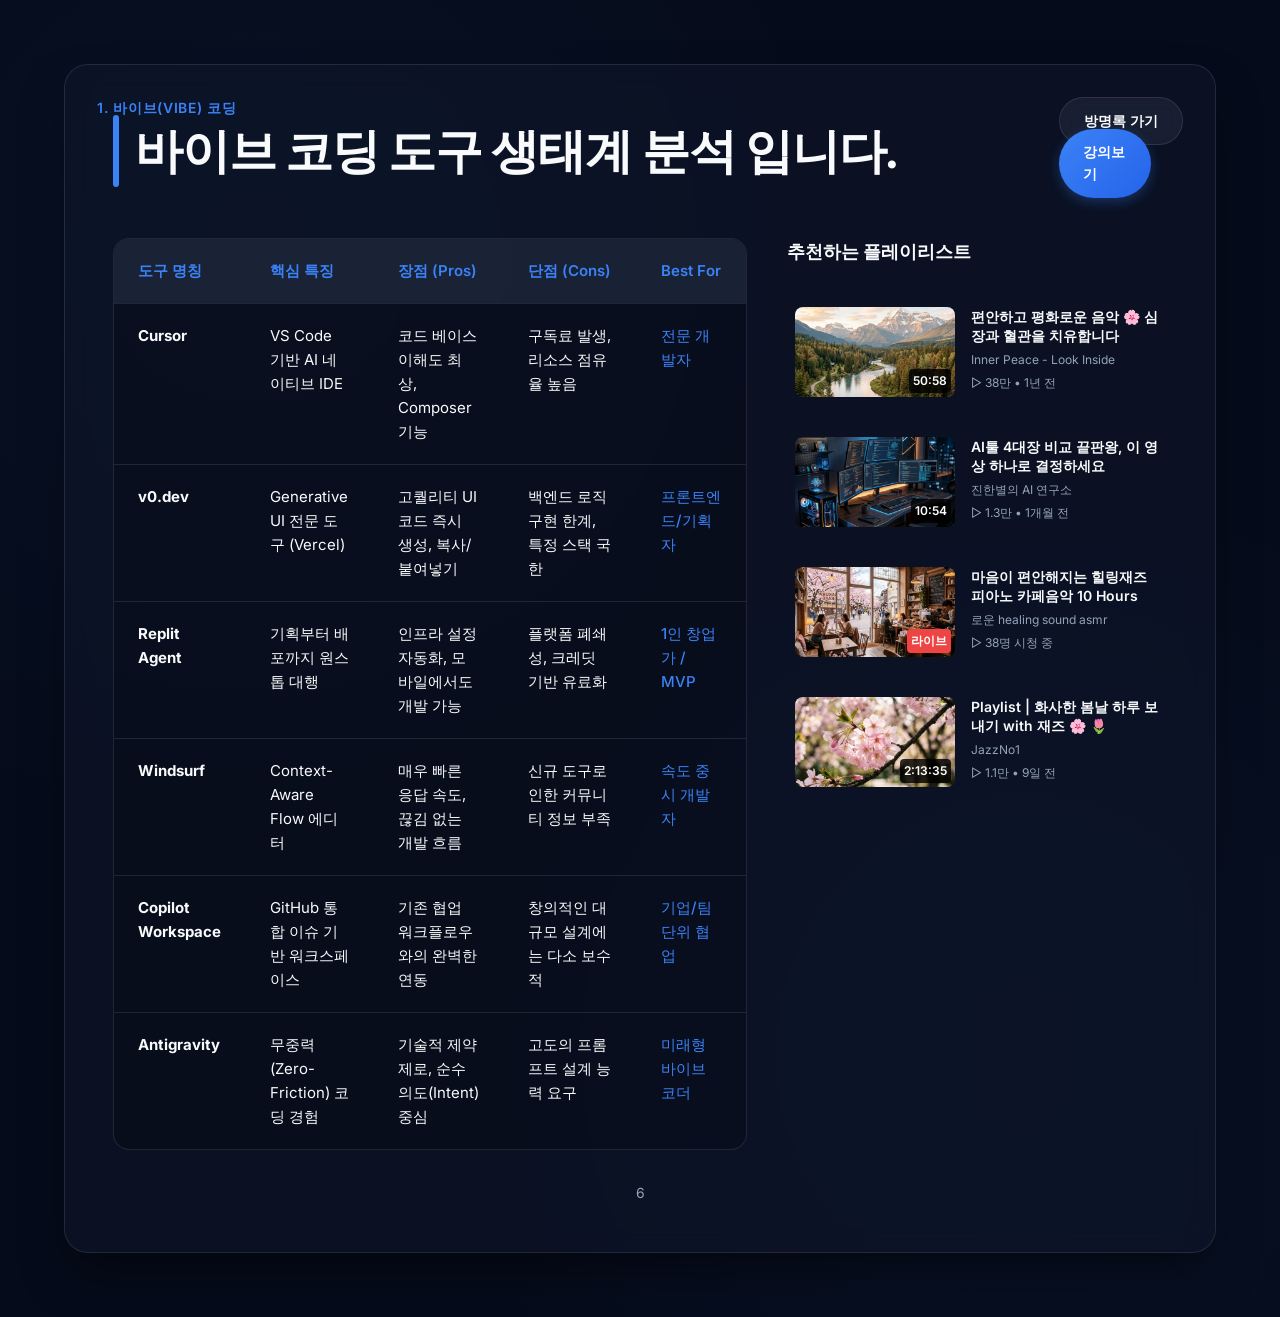
<file: index.html>
<!DOCTYPE html>
<html lang="ko">

<head>
    <meta charset="UTF-8">
    <meta name="viewport" content="width=device-width, initial-scale=1.0">
    <title>바이브 코딩 도구 생태계 분석 - 김정수 </title>
    <meta name="description" content="바이브 코딩 도구들의 핵심 특징, 장단점 및 추천 대상을 분석한 생태계 보고서일까요.">
    <link rel="stylesheet" href="style.css">
</head>

<body>
    <div class="container">
        <div class="slide-nav">1. 바이브(Vibe) 코딩</div>
        <div class="nav-group">
            <a href="guestbook.html" class="btn-secondary">방명록 가기</a>
            <a href="https://youtu.be/v3u3al2TSi8?si=wP25qqSrAaWcMfr4" class="btn-lecture" target="_blank">강의보기</a>
        </div>

        <header>
            <h1>바이브 코딩 도구 생태계 분석 입니다.</h1>
        </header>

        <main class="content-layout">
            <div class="main-content">
                <div class="table-container">
                    <table>
                        <thead>
                            <tr>
                                <th>도구 명칭</th>
                                <th>핵심 특징</th>
                                <th>장점 (Pros)</th>
                                <th>단점 (Cons)</th>
                                <th>Best For</th>
                            </tr>
                        </thead>
                        <tbody>
                            <tr>
                                <td class="tool-name">Cursor</td>
                                <td>VS Code 기반 AI 네이티브 IDE</td>
                                <td>코드 베이스 이해도 최상, Composer 기능</td>
                                <td>구독료 발생, 리소스 점유율 높음</td>
                                <td class="best-for">전문 개발자</td>
                            </tr>
                            <tr>
                                <td class="tool-name">v0.dev</td>
                                <td>Generative UI 전문 도구 (Vercel)</td>
                                <td>고퀄리티 UI 코드 즉시 생성, 복사/붙여넣기</td>
                                <td>백엔드 로직 구현 한계, 특정 스택 국한</td>
                                <td class="best-for">프론트엔드/기획자</td>
                            </tr>
                            <tr>
                                <td class="tool-name">Replit Agent</td>
                                <td>기획부터 배포까지 원스톱 대행</td>
                                <td>인프라 설정 자동화, 모바일에서도 개발 가능</td>
                                <td>플랫폼 폐쇄성, 크레딧 기반 유료화</td>
                                <td class="best-for">1인 창업가 / MVP</td>
                            </tr>
                            <tr>
                                <td class="tool-name">Windsurf</td>
                                <td>Context-Aware Flow 에디터</td>
                                <td>매우 빠른 응답 속도, 끊김 없는 개발 흐름</td>
                                <td>신규 도구로 인한 커뮤니티 정보 부족</td>
                                <td class="best-for">속도 중시 개발자</td>
                            </tr>
                            <tr>
                                <td class="tool-name">Copilot Workspace</td>
                                <td>GitHub 통합 이슈 기반 워크스페이스</td>
                                <td>기존 협업 워크플로우와의 완벽한 연동</td>
                                <td>창의적인 대규모 설계에는 다소 보수적</td>
                                <td class="best-for">기업/팀 단위 협업</td>
                            </tr>
                            <tr>
                                <td class="tool-name">Antigravity</td>
                                <td>무중력(Zero-Friction) 코딩 경험</td>
                                <td>기술적 제약 제로, 순수 의도(Intent) 중심</td>
                                <td>고도의 프롬프트 설계 능력 요구</td>
                                <td class="best-for">미래형 바이브 코더</td>
                            </tr>
                        </tbody>
                    </table>
                </div>
            </div>

            <aside class="playlist-sidebar">
                <h2 class="playlist-title">추천하는 플레이리스트</h2>

                <div class="playlist-item">
                    <div class="thumb-container">
                        <img src="images/thumb1.png" alt="Healing Music">
                        <span class="duration">50:58</span>
                    </div>
                    <div class="item-info">
                        <h3 class="item-title">편안하고 평화로운 음악 🌸 심장과 혈관을 치유합니다</h3>
                        <p class="item-channel">Inner Peace - Look Inside</p>
                        <p class="item-meta">▷ 38만 • 1년 전</p>
                    </div>
                </div>

                <div class="playlist-item">
                    <div class="thumb-container">
                        <img src="images/thumb3.png" alt="AI Tools Comparison">
                        <span class="duration">10:54</span>
                    </div>
                    <div class="item-info">
                        <h3 class="item-title">AI툴 4대장 비교 끝판왕, 이 영상 하나로 결정하세요</h3>
                        <p class="item-channel">진한별의 AI 연구소</p>
                        <p class="item-meta">▷ 1.3만 • 1개월 전</p>
                    </div>
                </div>

                <div class="playlist-item">
                    <div class="thumb-container">
                        <img src="images/thumb4.png" alt="Healing Jazz Cafe">
                        <span class="duration is-live">라이브</span>
                    </div>
                    <div class="item-info">
                        <h3 class="item-title">마음이 편안해지는 힐링재즈 피아노 카페음악 10 Hours</h3>
                        <p class="item-channel">로운 healing sound asmr</p>
                        <p class="item-meta">▷ 38명 시청 중</p>
                    </div>
                </div>

                <div class="playlist-item">
                    <div class="thumb-container">
                        <img src="images/thumb2.png" alt="Spring Playlist">
                        <span class="duration">2:13:35</span>
                    </div>
                    <div class="item-info">
                        <h3 class="item-title">Playlist | 화사한 봄날 하루 보내기 with 재즈 🌸 🌷</h3>
                        <p class="item-channel">JazzNo1</p>
                        <p class="item-meta">▷ 1.1만 • 9일 전</p>
                    </div>
                </div>
            </aside>
        </main>

        <footer>
            <span>6</span>
        </footer>
    </div>
</body>

</html>
</file>
<file: style.css>
@import url('https://fonts.googleapis.com/css2?family=Inter:wght@300;400;500;600;700&display=swap');

:root {
    --bg-color: #050b1a;
    --card-bg: rgba(15, 23, 42, 0.6);
    --accent-blue: #3b82f6;
    --text-primary: #f8fafc;
    --text-secondary: #94a3b8;
    --border-color: rgba(255, 255, 255, 0.1);
    --table-header-bg: rgba(30, 41, 59, 0.8);
    --table-row-hover: rgba(59, 130, 246, 0.1);
}

* {
    margin: 0;
    padding: 0;
    box-sizing: border-box;
}

body {
    font-family: 'Inter', sans-serif;
    background-color: var(--bg-color);
    background-image: 
        radial-gradient(circle at 20% 20%, rgba(59, 130, 246, 0.05) 0%, transparent 40%),
        radial-gradient(circle at 80% 80%, rgba(59, 130, 246, 0.05) 0%, transparent 40%);
    color: var(--text-primary);
    min-height: 100vh;
    display: flex;
    justify-content: center;
    align-items: center;
    padding: 2rem;
    line-height: 1.6;
}

.container {
    width: 100%;
    max-width: 1560px;
    background: var(--card-bg);
    backdrop-filter: blur(12px);
    border: 1px solid var(--border-color);
    border-radius: 24px;
    padding: 3rem;
    box-shadow: 0 25px 50px -12px rgba(0, 0, 0, 0.5);
    position: relative;
    overflow: hidden;
    margin: 2rem;
}

.content-layout {
    display: grid;
    grid-template-columns: 1fr 380px;
    gap: 2.5rem;
    align-items: start;
}

/* Slide Header */
.slide-nav {
    position: absolute;
    top: 2rem;
    left: 2rem;
    font-size: 0.875rem;
    font-weight: 600;
    color: var(--accent-blue);
    text-transform: uppercase;
    letter-spacing: 0.05em;
}

.btn-lecture {
    position: absolute;
    top: 2rem;
    right: 2rem;
    background: linear-gradient(135deg, var(--accent-blue), #2563eb);
    color: white;
    padding: 0.75rem 1.5rem;
    border-radius: 9999px;
    font-size: 0.875rem;
    font-weight: 600;
    text-decoration: none;
    border: none;
    cursor: pointer;
    box-shadow: 0 4px 12px rgba(59, 130, 246, 0.3);
    transition: all 0.2s cubic-bezier(0.4, 0, 0.2, 1);
    display: flex;
    align-items: center;
    gap: 0.5rem;
}

.btn-lecture:hover {
    transform: translateY(-2px);
    box-shadow: 0 6px 20px rgba(59, 130, 246, 0.4);
    filter: brightness(1.1);
}

.btn-lecture:active {
    transform: translateY(0);
}

header {
    margin-bottom: 3rem;
}

h1 {
    font-size: 3rem;
    font-weight: 700;
    margin-bottom: 0.5rem;
    letter-spacing: -0.02em;
    display: flex;
    align-items: center;
    gap: 1rem;
}

h1::before {
    content: '';
    display: block;
    width: 6px;
    height: 1.5em;
    background: var(--accent-blue);
    border-radius: 3px;
}

/* Table Design */
.table-container {
    overflow-x: auto;
    border-radius: 16px;
    border: 1px solid var(--border-color);
    background: rgba(0, 0, 0, 0.2);
}

table {
    width: 100%;
    border-collapse: collapse;
    text-align: left;
    font-size: 0.9375rem;
}

th {
    background: var(--table-header-bg);
    padding: 1.25rem 1.5rem;
    font-weight: 600;
    color: var(--accent-blue);
    border-bottom: 1px solid var(--border-color);
    white-space: nowrap;
}

td {
    padding: 1.25rem 1.5rem;
    border-bottom: 1px solid var(--border-color);
    vertical-align: top;
}

tr:last-child td {
    border-bottom: none;
}

tr:hover td {
    background: var(--table-row-hover);
    transition: background 0.2s ease;
}

.tool-name {
    font-weight: 700;
    color: var(--text-primary);
}

.best-for {
    font-weight: 500;
    color: var(--accent-blue);
}

/* Navigation Group */
.nav-group {
    position: absolute;
    top: 2rem;
    right: 2rem;
    display: flex;
    gap: 1rem;
    z-index: 100;
}

.btn-secondary {
    background: rgba(255, 255, 255, 0.05);
    backdrop-filter: blur(8px);
    border: 1px solid var(--border-color);
    color: var(--text-primary);
    padding: 0.75rem 1.5rem;
    border-radius: 9999px;
    font-size: 0.875rem;
    font-weight: 600;
    text-decoration: none;
    transition: all 0.2s ease;
}

.btn-secondary:hover {
    background: rgba(255, 255, 255, 0.1);
    border-color: var(--accent-blue);
    transform: translateY(-2px);
}

.btn-secondary:active {
    transform: translateY(0);
}

/* Footer */
footer {
    margin-top: 2rem;
    text-align: center;
    font-size: 0.875rem;
    color: var(--text-secondary);
}

/* Animations */
@keyframes fadeInSlide {
    from { opacity: 0; transform: translateY(20px); }
    to { opacity: 1; transform: translateY(0); }
}

.container {
    animation: fadeInSlide 0.8s ease-out forwards;
}

/* Playlist Sidebar */
.playlist-sidebar {
    display: flex;
    flex-direction: column;
    gap: 1.5rem;
}

.playlist-title {
    font-size: 1.125rem;
    font-weight: 700;
    color: var(--text-primary);
    margin-bottom: 0.5rem;
}

/* Guestbook Styles */
.guestbook-container {
    display: flex;
    flex-direction: column;
    gap: 3rem;
    max-width: 800px;
    margin: 0 auto;
}

.guestbook-form {
    background: rgba(255, 255, 255, 0.03);
    border: 1px solid var(--border-color);
    padding: 2.5rem;
    border-radius: 20px;
    display: flex;
    flex-direction: column;
    gap: 1.5rem;
}

.form-group {
    display: flex;
    flex-direction: column;
    gap: 0.5rem;
}

.form-group label {
    font-size: 0.875rem;
    font-weight: 600;
    color: var(--text-secondary);
}

.form-group input, 
.form-group textarea {
    background: rgba(0, 0, 0, 0.2);
    border: 1px solid var(--border-color);
    border-radius: 12px;
    padding: 1rem;
    color: var(--text-primary);
    font-family: inherit;
    font-size: 1rem;
    transition: all 0.2s ease;
}

.form-group input:focus, 
.form-group textarea:focus {
    outline: none;
    border-color: var(--accent-blue);
    background: rgba(0, 0, 0, 0.3);
    box-shadow: 0 0 0 4px rgba(59, 130, 246, 0.1);
}

.btn-submit {
    background: linear-gradient(135deg, var(--accent-blue), #2563eb);
    color: white;
    padding: 1rem;
    border-radius: 12px;
    font-weight: 700;
    border: none;
    cursor: pointer;
    transition: all 0.2s ease;
    margin-top: 0.5rem;
}

.btn-submit:hover {
    filter: brightness(1.1);
    transform: translateY(-2px);
    box-shadow: 0 4px 12px rgba(59, 130, 246, 0.3);
}

.message-list {
    display: flex;
    flex-direction: column;
    gap: 1.5rem;
}

.message-card {
    background: rgba(255, 255, 255, 0.02);
    border-left: 4px solid var(--accent-blue);
    padding: 1.5rem;
    border-radius: 0 16px 16px 0;
    animation: fadeInSlide 0.5s ease-out forwards;
}

.message-header {
    display: flex;
    justify-content: space-between;
    align-items: center;
    margin-bottom: 0.75rem;
}

.message-name {
    font-weight: 700;
    color: var(--text-primary);
}

.message-date {
    font-size: 0.75rem;
    color: var(--text-secondary);
}

.message-content {
    font-size: 0.9375rem;
    color: var(--text-primary);
    line-height: 1.5;
    white-space: pre-wrap;
}

.btn-back {
    display: inline-flex;
    align-items: center;
    gap: 0.5rem;
    color: var(--text-secondary);
    text-decoration: none;
    font-size: 0.875rem;
    font-weight: 500;
    margin-bottom: 2rem;
    transition: color 0.2s ease;
}

.btn-back:hover {
    color: var(--accent-blue);
}

.playlist-item {
    display: flex;
    gap: 1rem;
    cursor: pointer;
    transition: all 0.2s ease;
    padding: 0.5rem;
    border-radius: 12px;
}

.playlist-item:hover {
    background: rgba(255, 255, 255, 0.05);
    transform: translateX(4px);
}

.thumb-container {
    position: relative;
    width: 160px;
    flex-shrink: 0;
    border-radius: 8px;
    overflow: hidden;
    aspect-ratio: 16/9;
}

.thumb-container img {
    width: 100%;
    height: 100%;
    object-fit: cover;
}

.duration {
    position: absolute;
    bottom: 4px;
    right: 4px;
    background: rgba(0, 0, 0, 0.8);
    color: white;
    font-size: 0.75rem;
    padding: 2px 4px;
    border-radius: 4px;
    font-weight: 600;
}

.is-live {
    background: #ef4444;
}

.item-info {
    display: flex;
    flex-direction: column;
    gap: 0.25rem;
}

.item-title {
    font-size: 0.875rem;
    font-weight: 600;
    color: var(--text-primary);
    line-height: 1.4;
    display: -webkit-box;
    -webkit-line-clamp: 2;
    -webkit-box-orient: vertical;
    overflow: hidden;
}

.item-channel {
    font-size: 0.75rem;
    color: var(--text-secondary);
}

.item-meta {
    font-size: 0.75rem;
    color: var(--text-secondary);
}

/* Responsive Grid Adjustment */
@media (max-width: 1200px) {
    .content-layout {
        grid-template-columns: 1fr;
    }
    
    .playlist-sidebar {
        margin-top: 2rem;
        padding-top: 2rem;
        border-top: 1px solid var(--border-color);
    }
}

@media (max-width: 1024px) {
    .container {
        padding: 2rem;
    }
    h1 {
        font-size: 2.25rem;
    }
}

@media (max-width: 768px) {
    body {
        padding: 1rem;
    }
    .container {
        padding: 1.5rem;
        border-radius: 16px;
    }
    h1 {
        font-size: 1.75rem;
    }
    td, th {
        padding: 1rem;
    }
}
</file>
